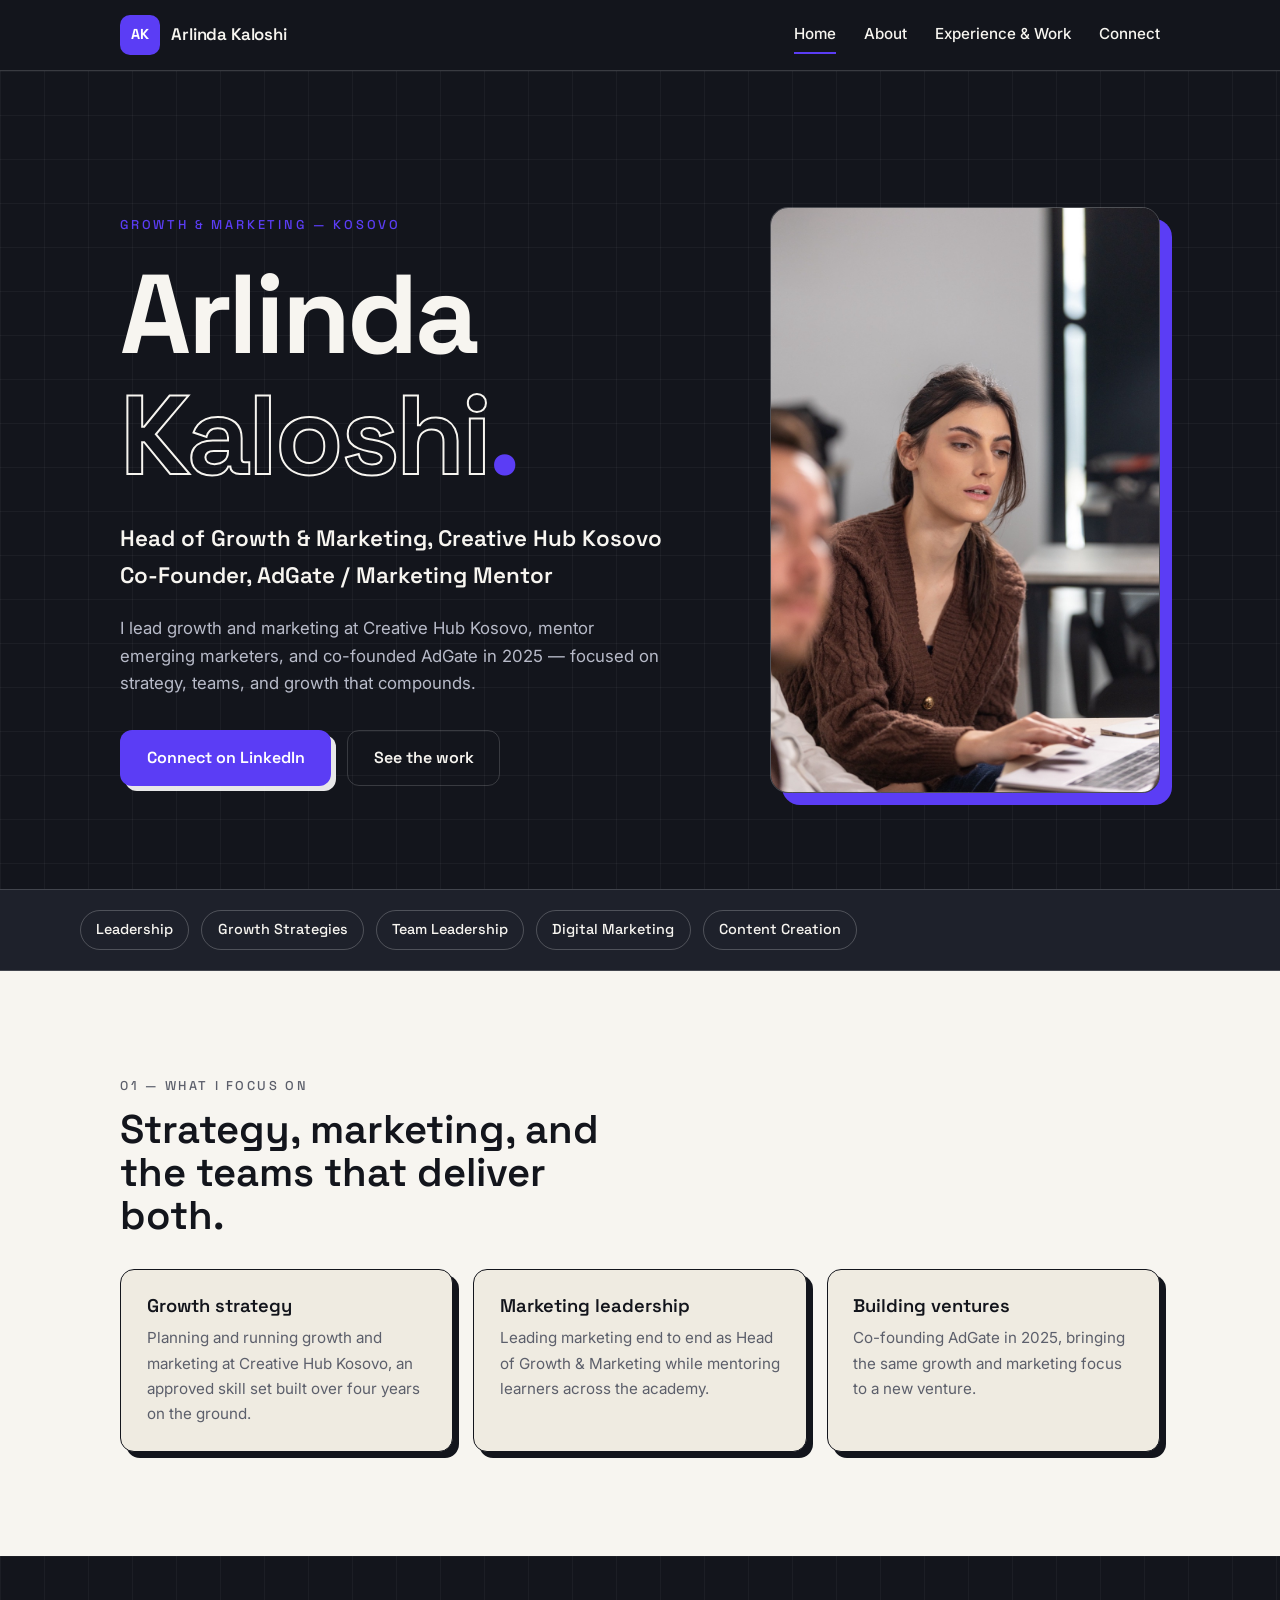
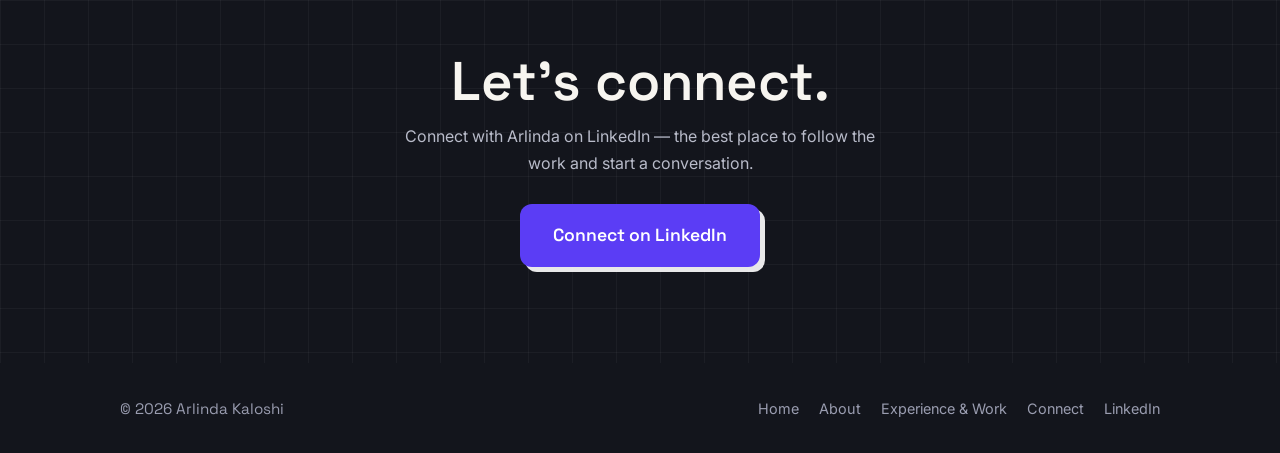
<file: index.html>
<!DOCTYPE html>
<html lang="en">
<head>
  <meta charset="UTF-8">
  <meta name="viewport" content="width=device-width, initial-scale=1.0">
  <title>Arlinda Kaloshi — Head of Growth &amp; Marketing</title>
  <meta name="description" content="Arlinda Kaloshi is Head of Growth &amp; Marketing at Creative Hub Kosovo, co-founder at AdGate, and a marketing mentor. Connect on LinkedIn.">
  <meta property="og:title" content="Arlinda Kaloshi — Head of Growth & Marketing">
  <meta property="og:description" content="Head of Growth & Marketing at Creative Hub Kosovo · Co-founder at AdGate · Marketing Mentor.">
  <meta property="og:type" content="website">
  <meta property="og:url" content="https://www.linkedin.com/in/arlinda-kaloshi/">
  <meta name="robots" content="index, follow">
  <link rel="icon" type="image/svg+xml" href="assets/favicon.svg">
  <link rel="preconnect" href="https://fonts.googleapis.com">
  <link rel="preconnect" href="https://fonts.gstatic.com" crossorigin>
  <link href="https://fonts.googleapis.com/css2?family=Space+Grotesk:wght@400;500;600;700&family=Inter:wght@400;500;600&display=swap" rel="stylesheet">
  <link rel="stylesheet" href="assets/css/style.css">
  <script defer data-domain="arlinda-kaloshi" src="https://plausible.io/js/script.js"></script>
</head>
<body>
  <a class="skip-link" href="#main">Skip to content</a>

  <header class="site-header">
    <div class="container header-inner">
      <a class="brand" href="index.html" aria-label="Arlinda Kaloshi — home">
        <span class="brand-mark" aria-hidden="true">AK</span>
        <span class="brand-name">Arlinda Kaloshi</span>
      </a>
      <button class="nav-toggle" type="button" aria-expanded="false" aria-controls="site-nav" aria-label="Open navigation menu">
        <span class="nav-toggle-line"></span>
        <span class="nav-toggle-line"></span>
        <span class="nav-toggle-line"></span>
      </button>
      <nav id="site-nav" class="site-nav" aria-label="Primary">
        <ul class="nav-list">
          <li><a class="nav-link active" href="index.html" aria-current="page">Home</a></li>
          <li><a class="nav-link" href="about.html">About</a></li>
          <li><a class="nav-link" href="work.html">Experience &amp; Work</a></li>
          <li><a class="nav-link" href="connect.html">Connect</a></li>
        </ul>
      </nav>
    </div>
  </header>

  <main id="main">
    <section class="hero">
      <div class="container">
        <div class="hero-grid">
          <div class="hero-text">
            <p class="eyebrow">Growth &amp; Marketing <span aria-hidden="true">—</span> Kosovo</p>
            <h1>
              <span>Arlinda</span>
              <span class="hero-last">Kaloshi<span class="accent-dot" aria-hidden="true">.</span></span>
            </h1>
            <p class="hero-roles">
              Head of Growth &amp; Marketing, Creative Hub Kosovo<br>
              Co-Founder, AdGate <span aria-hidden="true">/</span> Marketing Mentor
            </p>
            <p class="hero-lead">
              I lead growth and marketing at Creative Hub Kosovo, mentor emerging
              marketers, and co-founded AdGate in 2025 — focused on strategy,
              teams, and growth that compounds.
            </p>
            <div class="hero-actions">
              <a class="btn btn-primary" href="https://www.linkedin.com/in/arlinda-kaloshi/" target="_blank" rel="noopener noreferrer">
                Connect on LinkedIn
              </a>
              <a class="btn btn-ghost" href="work.html">See the work</a>
            </div>
          </div>
          <div class="hero-media">
            <figure>
              <img src="assets/img/arlinda_homepage-opt.jpg" alt="Portrait of Arlinda Kaloshi" width="1000" height="1500" fetchpriority="high">
            </figure>
          </div>
        </div>
      </div>
    </section>

    <section class="skills-strip" aria-label="Core skills">
      <div class="container skills-list">
        <span class="skill-tag">Leadership</span>
        <span class="skill-tag">Growth Strategies</span>
        <span class="skill-tag">Team Leadership</span>
        <span class="skill-tag">Digital Marketing</span>
        <span class="skill-tag">Content Creation</span>
      </div>
    </section>

    <section class="section focus" aria-labelledby="focus-title">
      <div class="container">
        <p class="section-label">01 — What I focus on</p>
        <h2 id="focus-title" class="section-title">Strategy, marketing, and the teams that deliver both.</h2>
        <div class="focus-grid">
          <article class="card">
            <h3>Growth strategy</h3>
            <p>Planning and running growth and marketing at Creative Hub Kosovo, an approved skill set built over four years on the ground.</p>
          </article>
          <article class="card">
            <h3>Marketing leadership</h3>
            <p>Leading marketing end to end as Head of Growth &amp; Marketing while mentoring learners across the academy.</p>
          </article>
          <article class="card">
            <h3>Building ventures</h3>
            <p>Co-founding AdGate in 2025, bringing the same growth and marketing focus to a new venture.</p>
          </article>
        </div>
      </div>
    </section>

    <section class="section cta-band" aria-labelledby="cta-title">
      <div class="container">
        <h2 id="cta-title">Let's connect.</h2>
        <p>Connect with Arlinda on LinkedIn — the best place to follow the work and start a conversation.</p>
        <a class="btn btn-primary btn-large" href="https://www.linkedin.com/in/arlinda-kaloshi/" target="_blank" rel="noopener noreferrer">Connect on LinkedIn</a>
      </div>
    </section>
  </main>

  <footer class="site-footer">
    <div class="container footer-inner">
      <p class="footer-brand">© <span data-year></span> Arlinda Kaloshi</p>
      <nav aria-label="Footer">
        <ul class="footer-nav">
          <li><a href="index.html">Home</a></li>
          <li><a href="about.html">About</a></li>
          <li><a href="work.html">Experience &amp; Work</a></li>
          <li><a href="connect.html">Connect</a></li>
          <li><a href="https://www.linkedin.com/in/arlinda-kaloshi/" target="_blank" rel="noopener noreferrer">LinkedIn</a></li>
        </ul>
      </nav>
    </div>
  </footer>

  <script src="assets/js/main.js"></script>
</body>
</html>
</file>
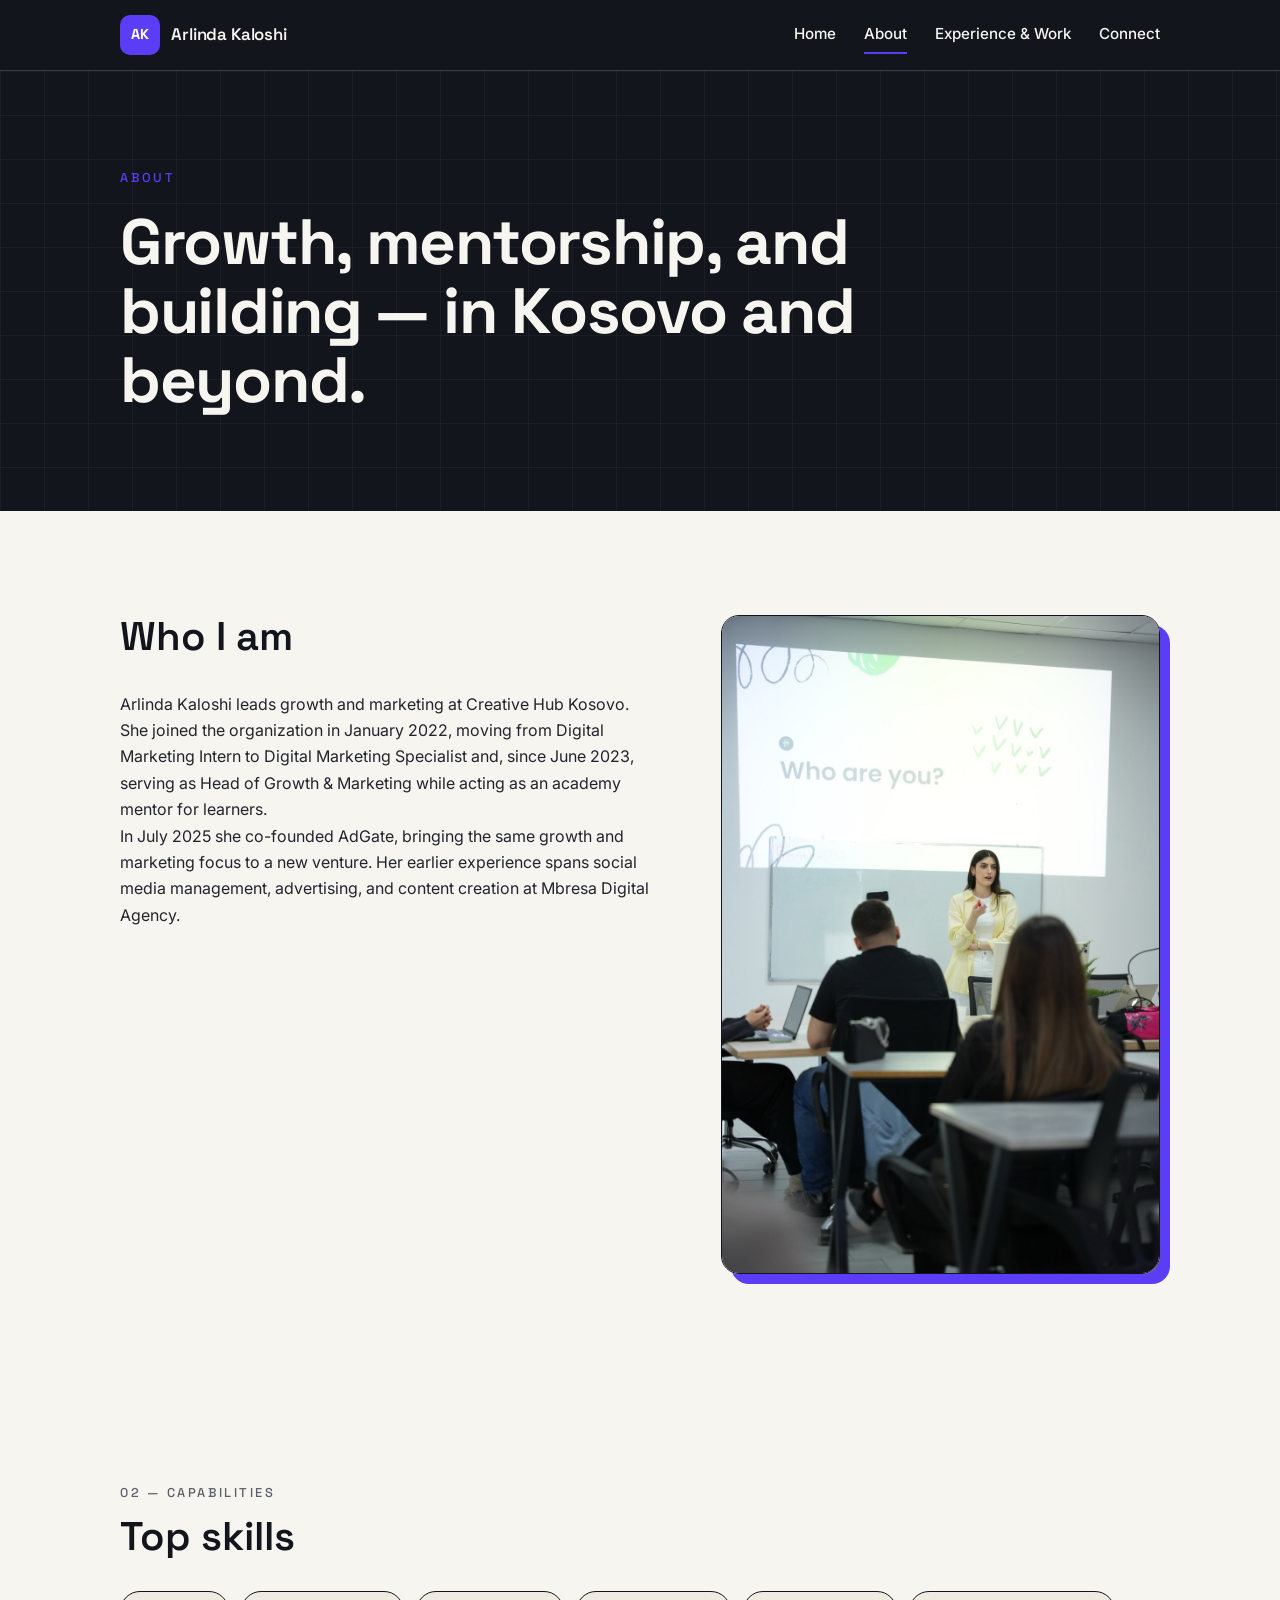
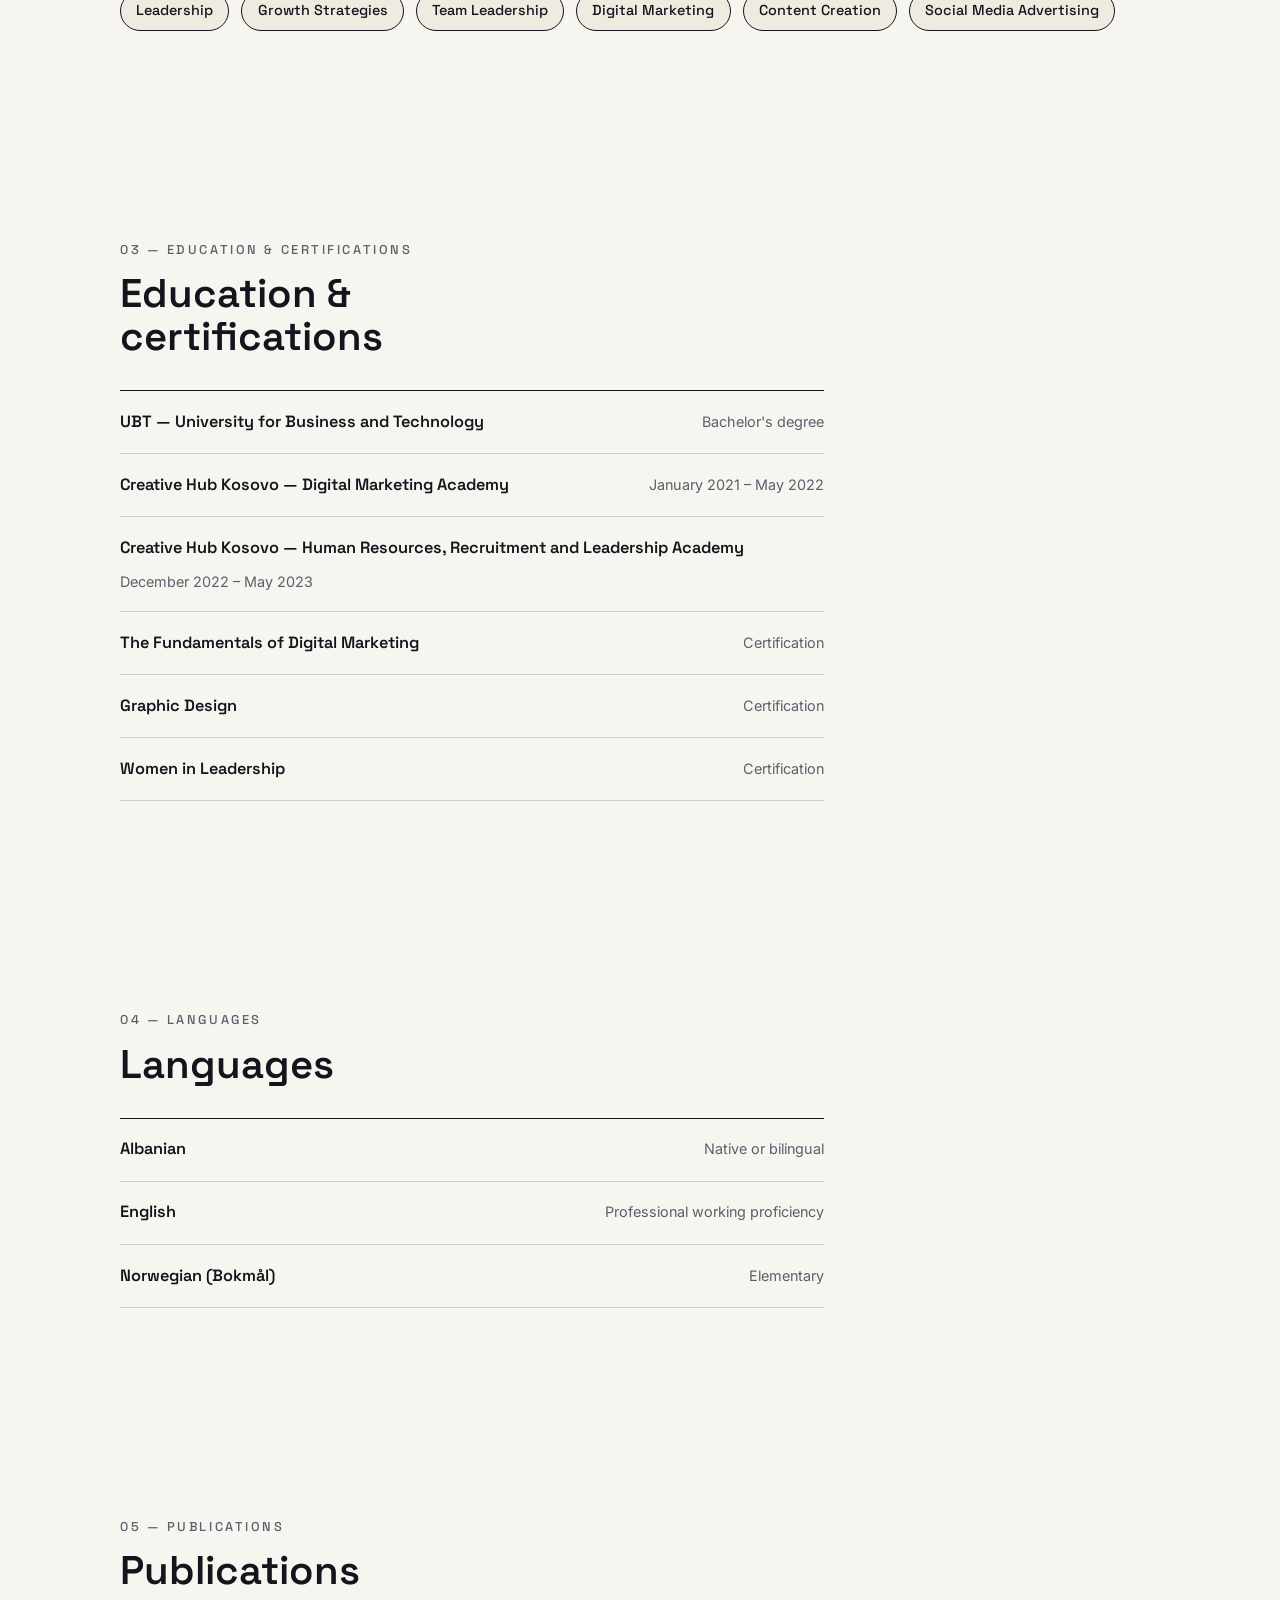
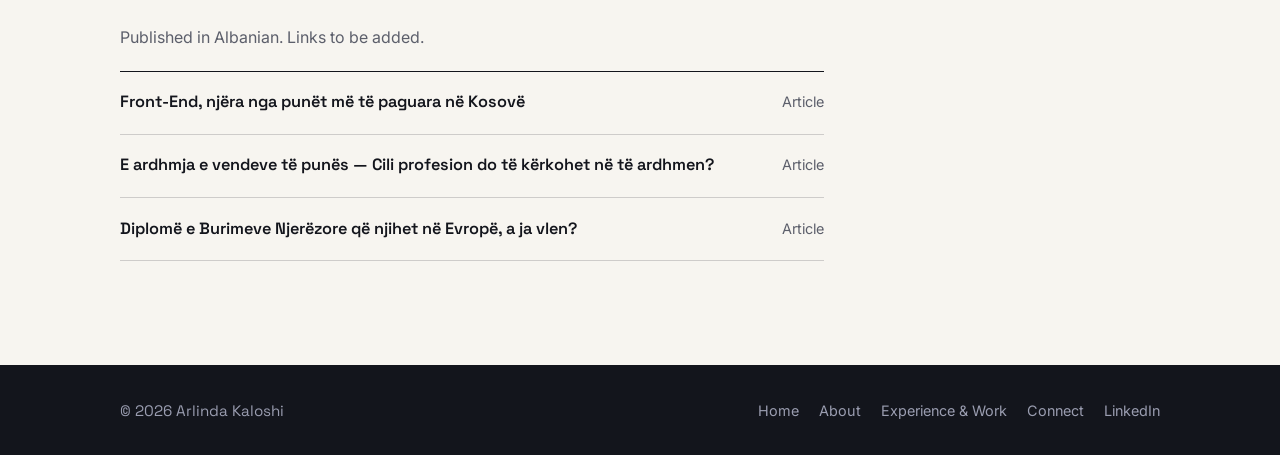
<file: about.html>
<!DOCTYPE html>
<html lang="en">
<head>
  <meta charset="UTF-8">
  <meta name="viewport" content="width=device-width, initial-scale=1.0">
  <title>About — Arlinda Kaloshi</title>
  <meta name="description" content="About Arlinda Kaloshi: Head of Growth &amp; Marketing at Creative Hub Kosovo, co-founder at AdGate, marketing mentor. Background, education, languages, and publications.">
  <meta property="og:title" content="About — Arlinda Kaloshi">
  <meta property="og:description" content="Growth &amp; marketing professional in Kosovo. Background, education, languages, and publications.">
  <meta property="og:type" content="website">
  <meta name="robots" content="index, follow">
  <link rel="icon" type="image/svg+xml" href="assets/favicon.svg">
  <link rel="preconnect" href="https://fonts.googleapis.com">
  <link rel="preconnect" href="https://fonts.gstatic.com" crossorigin>
  <link href="https://fonts.googleapis.com/css2?family=Space+Grotesk:wght@400;500;600;700&family=Inter:wght@400;500;600&display=swap" rel="stylesheet">
  <link rel="stylesheet" href="assets/css/style.css">
  <script defer data-domain="arlinda-kaloshi" src="https://plausible.io/js/script.js"></script>
</head>
<body>
  <a class="skip-link" href="#main">Skip to content</a>

  <header class="site-header">
    <div class="container header-inner">
      <a class="brand" href="index.html" aria-label="Arlinda Kaloshi — home">
        <span class="brand-mark" aria-hidden="true">AK</span>
        <span class="brand-name">Arlinda Kaloshi</span>
      </a>
      <button class="nav-toggle" type="button" aria-expanded="false" aria-controls="site-nav" aria-label="Open navigation menu">
        <span class="nav-toggle-line"></span>
        <span class="nav-toggle-line"></span>
        <span class="nav-toggle-line"></span>
      </button>
      <nav id="site-nav" class="site-nav" aria-label="Primary">
        <ul class="nav-list">
          <li><a class="nav-link" href="index.html">Home</a></li>
          <li><a class="nav-link active" href="about.html" aria-current="page">About</a></li>
          <li><a class="nav-link" href="work.html">Experience &amp; Work</a></li>
          <li><a class="nav-link" href="connect.html">Connect</a></li>
        </ul>
      </nav>
    </div>
  </header>

  <main id="main">
    <section class="page-hero">
      <div class="container">
        <p class="eyebrow">About</p>
        <h1>Growth, mentorship, and building — in Kosovo and beyond.</h1>
      </div>
    </section>

    <section class="section" aria-labelledby="bio-title">
      <div class="container about-grid">
        <article>
          <h2 id="bio-title" class="section-title">Who I am</h2>
          <p>
            Arlinda Kaloshi leads growth and marketing at Creative Hub Kosovo.
            She joined the organization in January 2022, moving from Digital
            Marketing Intern to Digital Marketing Specialist and, since June
            2023, serving as Head of Growth &amp; Marketing while acting as an
            academy mentor for learners.
          </p>
          <p>
            In July 2025 she co-founded AdGate, bringing the same growth and
            marketing focus to a new venture. Her earlier experience spans
            social media management, advertising, and content creation at
            Mbresa Digital Agency.
          </p>
        </article>
        <figure class="about-media">
          <img src="assets/img/arlinda_2-opt.jpg" alt="Portrait of Arlinda Kaloshi" width="1000" height="1500" loading="lazy">
        </figure>
      </div>
    </section>

    <section class="section" aria-labelledby="skills-title">
      <div class="container">
        <p class="section-label">02 — Capabilities</p>
        <h2 id="skills-title" class="section-title">Top skills</h2>
        <ul class="tag-list">
          <li class="skill-tag">Leadership</li>
          <li class="skill-tag">Growth Strategies</li>
          <li class="skill-tag">Team Leadership</li>
          <li class="skill-tag">Digital Marketing</li>
          <li class="skill-tag">Content Creation</li>
          <li class="skill-tag">Social Media Advertising</li>
        </ul>
      </div>
    </section>

    <section class="section" aria-labelledby="education-title">
      <div class="container">
        <p class="section-label">03 — Education &amp; certifications</p>
        <h2 id="education-title" class="section-title">Education &amp; certifications</h2>
        <ul class="record-list">
          <li>
            <span class="record-title">UBT — University for Business and Technology</span>
            <span class="record-meta">Bachelor's degree</span>
          </li>
          <li>
            <span class="record-title">Creative Hub Kosovo — Digital Marketing Academy</span>
            <span class="record-meta">January 2021 – May 2022</span>
          </li>
          <li>
            <span class="record-title">Creative Hub Kosovo — Human Resources, Recruitment and Leadership Academy</span>
            <span class="record-meta">December 2022 – May 2023</span>
          </li>
          <li>
            <span class="record-title">The Fundamentals of Digital Marketing</span>
            <span class="record-meta">Certification</span>
          </li>
          <li>
            <span class="record-title">Graphic Design</span>
            <span class="record-meta">Certification</span>
          </li>
          <li>
            <span class="record-title">Women in Leadership</span>
            <span class="record-meta">Certification</span>
          </li>
        </ul>
      </div>
    </section>

    <section class="section" aria-labelledby="languages-title">
      <div class="container">
        <p class="section-label">04 — Languages</p>
        <h2 id="languages-title" class="section-title">Languages</h2>
        <ul class="record-list">
          <li>
            <span class="record-title">Albanian</span>
            <span class="record-meta">Native or bilingual</span>
          </li>
          <li>
            <span class="record-title">English</span>
            <span class="record-meta">Professional working proficiency</span>
          </li>
          <li>
            <span class="record-title">Norwegian (Bokmål)</span>
            <span class="record-meta">Elementary</span>
          </li>
        </ul>
      </div>
    </section>

    <section class="section" aria-labelledby="publications-title">
      <div class="container">
        <p class="section-label">05 — Publications</p>
        <h2 id="publications-title" class="section-title">Publications</h2>
        <p class="lede">Published in Albanian. Links to be added.</p>
        <ul class="record-list">
          <li>
            <span class="record-title">Front-End, njëra nga punët më të paguara në Kosovë</span>
            <span class="record-meta">Article</span>
          </li>
          <li>
            <span class="record-title">E ardhmja e vendeve të punës — Cili profesion do të kërkohet në të ardhmen?</span>
            <span class="record-meta">Article</span>
          </li>
          <li>
            <span class="record-title">Diplomë e Burimeve Njerëzore që njihet në Evropë, a ja vlen?</span>
            <span class="record-meta">Article</span>
          </li>
        </ul>
      </div>
    </section>
  </main>

  <footer class="site-footer">
    <div class="container footer-inner">
      <p class="footer-brand">© <span data-year></span> Arlinda Kaloshi</p>
      <nav aria-label="Footer">
        <ul class="footer-nav">
          <li><a href="index.html">Home</a></li>
          <li><a href="about.html">About</a></li>
          <li><a href="work.html">Experience &amp; Work</a></li>
          <li><a href="connect.html">Connect</a></li>
          <li><a href="https://www.linkedin.com/in/arlinda-kaloshi/" target="_blank" rel="noopener noreferrer">LinkedIn</a></li>
        </ul>
      </nav>
    </div>
  </footer>

  <script src="assets/js/main.js"></script>
</body>
</html>
</file>
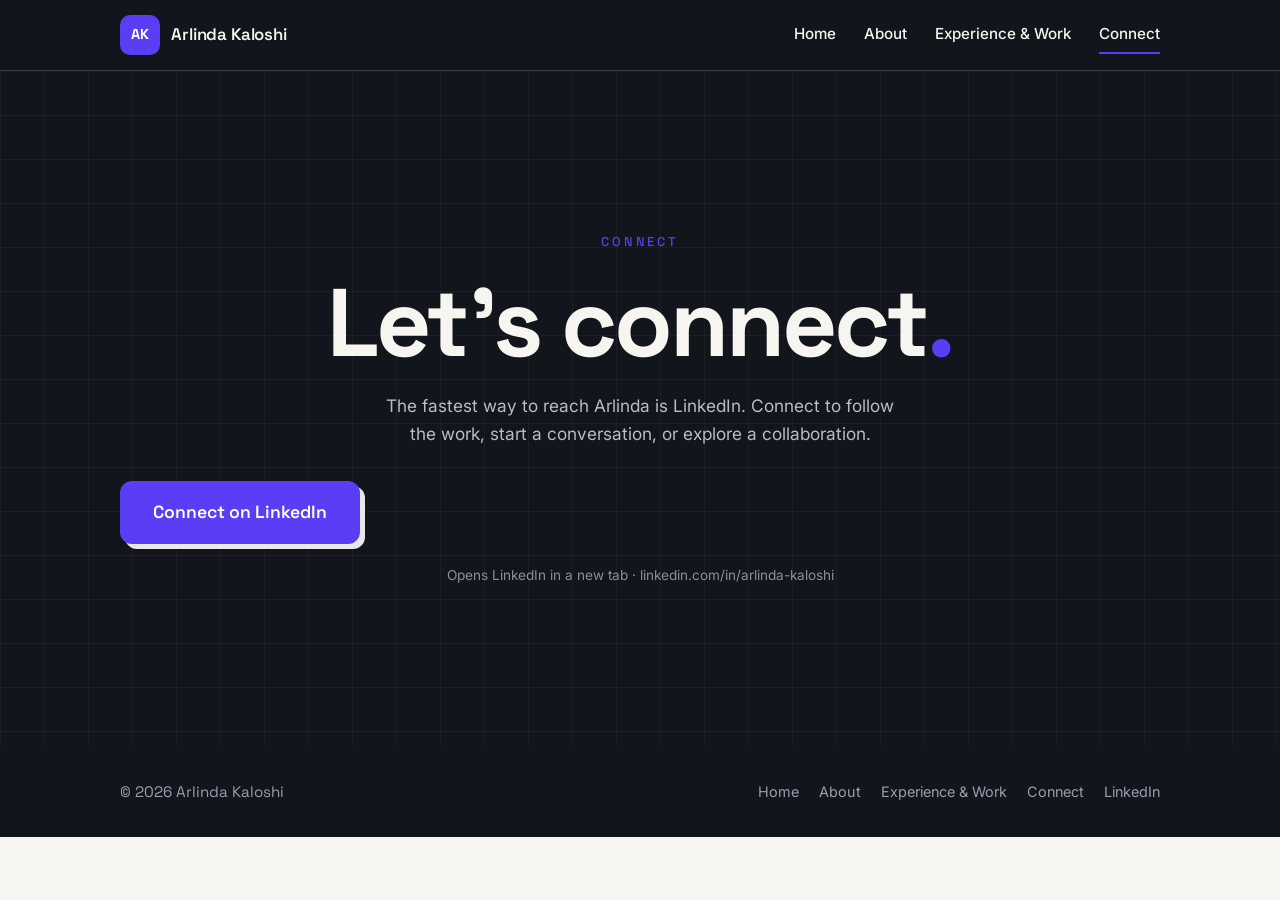
<file: connect.html>
<!DOCTYPE html>
<html lang="en">
<head>
  <meta charset="UTF-8">
  <meta name="viewport" content="width=device-width, initial-scale=1.0">
  <title>Connect — Arlinda Kaloshi</title>
  <meta name="description" content="Connect with Arlinda Kaloshi on LinkedIn — Head of Growth &amp; Marketing at Creative Hub Kosovo, co-founder at AdGate, marketing mentor.">
  <meta property="og:title" content="Connect — Arlinda Kaloshi">
  <meta property="og:description" content="Connect with Arlinda Kaloshi on LinkedIn.">
  <meta property="og:type" content="website">
  <meta name="robots" content="index, follow">
  <link rel="icon" type="image/svg+xml" href="assets/favicon.svg">
  <link rel="preconnect" href="https://fonts.googleapis.com">
  <link rel="preconnect" href="https://fonts.gstatic.com" crossorigin>
  <link href="https://fonts.googleapis.com/css2?family=Space+Grotesk:wght@400;500;600;700&family=Inter:wght@400;500;600&display=swap" rel="stylesheet">
  <link rel="stylesheet" href="assets/css/style.css">
  <script defer data-domain="arlinda-kaloshi" src="https://plausible.io/js/script.js"></script>
</head>
<body>
  <a class="skip-link" href="#main">Skip to content</a>

  <header class="site-header">
    <div class="container header-inner">
      <a class="brand" href="index.html" aria-label="Arlinda Kaloshi — home">
        <span class="brand-mark" aria-hidden="true">AK</span>
        <span class="brand-name">Arlinda Kaloshi</span>
      </a>
      <button class="nav-toggle" type="button" aria-expanded="false" aria-controls="site-nav" aria-label="Open navigation menu">
        <span class="nav-toggle-line"></span>
        <span class="nav-toggle-line"></span>
        <span class="nav-toggle-line"></span>
      </button>
      <nav id="site-nav" class="site-nav" aria-label="Primary">
        <ul class="nav-list">
          <li><a class="nav-link" href="index.html">Home</a></li>
          <li><a class="nav-link" href="about.html">About</a></li>
          <li><a class="nav-link" href="work.html">Experience &amp; Work</a></li>
          <li><a class="nav-link active" href="connect.html" aria-current="page">Connect</a></li>
        </ul>
      </nav>
    </div>
  </header>

  <main id="main">
    <section class="connect-hero">
      <div class="container">
        <p class="eyebrow">Connect</p>
        <h1>Let's connect<span class="accent-dot" aria-hidden="true">.</span></h1>
        <p class="connect-lead">
          The fastest way to reach Arlinda is LinkedIn. Connect to follow the
          work, start a conversation, or explore a collaboration.
        </p>
        <div class="hero-actions">
          <a class="btn btn-primary btn-large" href="https://www.linkedin.com/in/arlinda-kaloshi/" target="_blank" rel="noopener noreferrer">
            Connect on LinkedIn
          </a>
        </div>
        <p class="connect-hint">
          Opens LinkedIn in a new tab · linkedin.com/in/arlinda-kaloshi
        </p>
      </div>
    </section>
  </main>

  <footer class="site-footer">
    <div class="container footer-inner">
      <p class="footer-brand">© <span data-year></span> Arlinda Kaloshi</p>
      <nav aria-label="Footer">
        <ul class="footer-nav">
          <li><a href="index.html">Home</a></li>
          <li><a href="about.html">About</a></li>
          <li><a href="work.html">Experience &amp; Work</a></li>
          <li><a href="connect.html">Connect</a></li>
          <li><a href="https://www.linkedin.com/in/arlinda-kaloshi/" target="_blank" rel="noopener noreferrer">LinkedIn</a></li>
        </ul>
      </nav>
    </div>
  </footer>

  <script src="assets/js/main.js"></script>
</body>
</html>
</file>
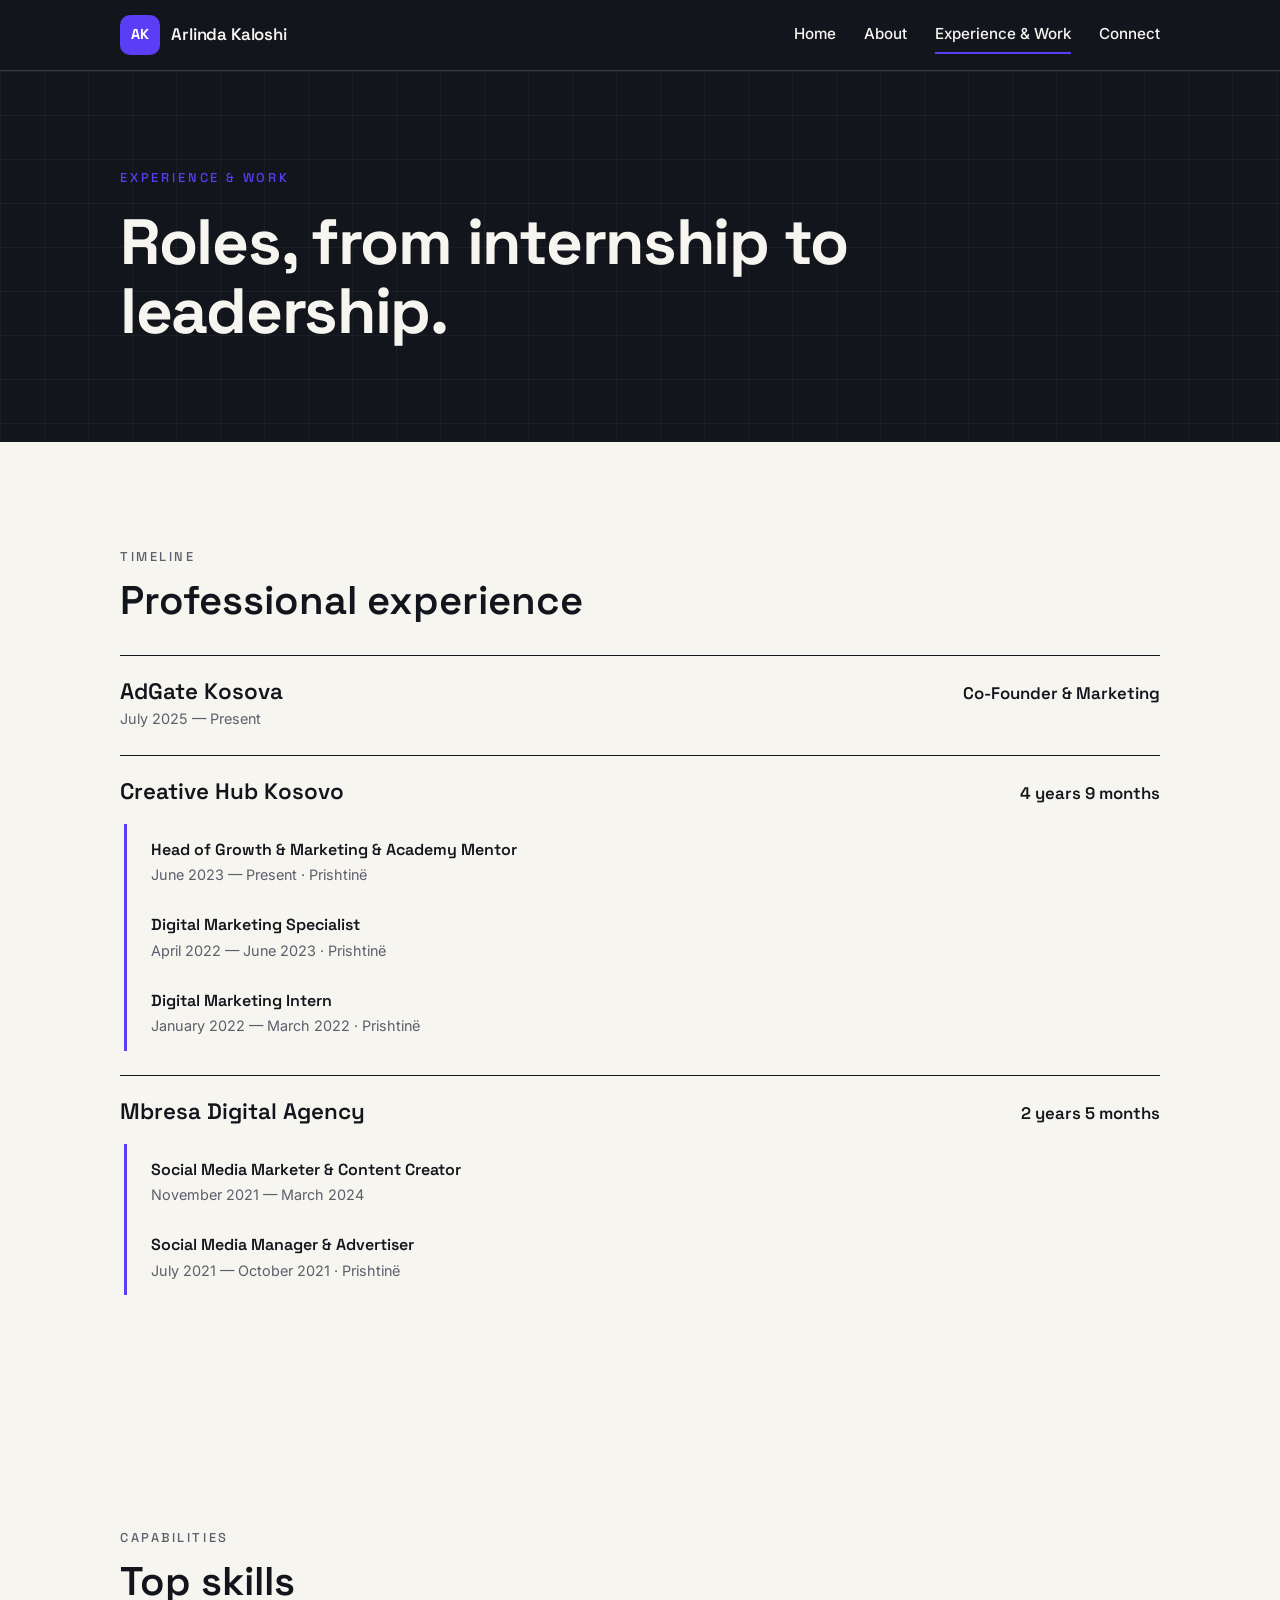
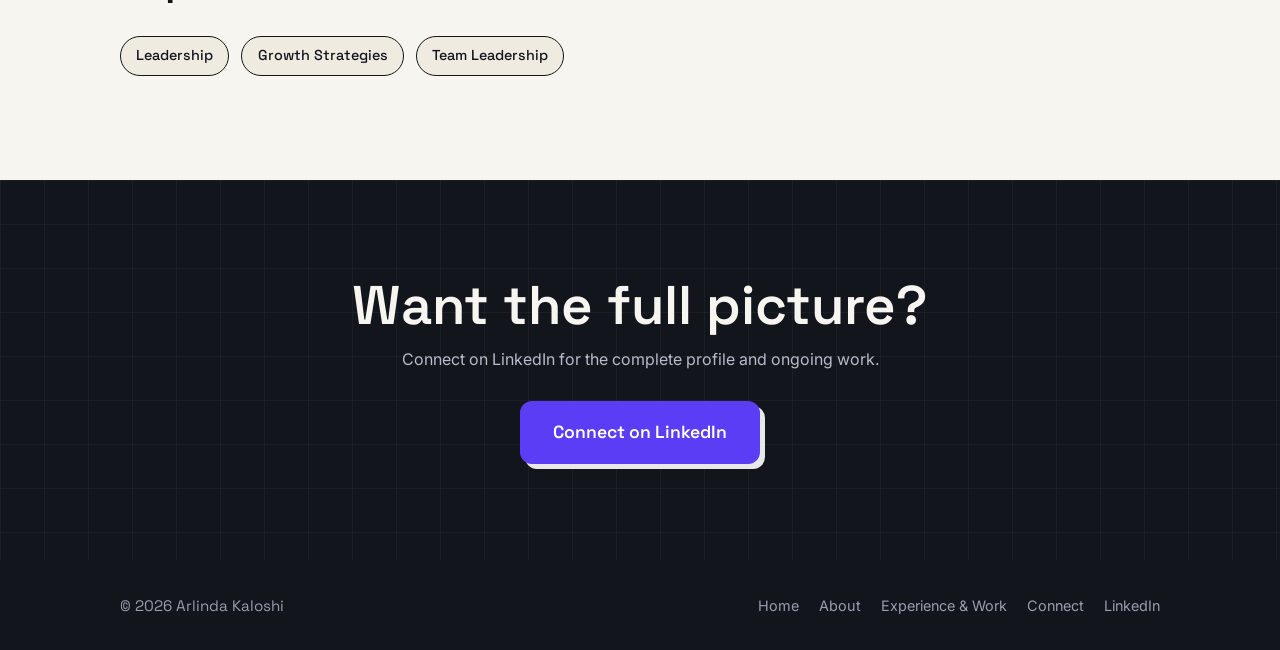
<file: work.html>
<!DOCTYPE html>
<html lang="en">
<head>
  <meta charset="UTF-8">
  <meta name="viewport" content="width=device-width, initial-scale=1.0">
  <title>Experience &amp; Work — Arlinda Kaloshi</title>
  <meta name="description" content="Arlinda Kaloshi's experience and work history: Head of Growth &amp; Marketing at Creative Hub Kosovo, co-founder at AdGate, and social media roles at Mbresa Digital Agency.">
  <meta property="og:title" content="Experience & Work — Arlinda Kaloshi">
  <meta property="og:description" content="Growth and marketing roles, from internship to leadership.">
  <meta property="og:type" content="website">
  <meta name="robots" content="index, follow">
  <link rel="icon" type="image/svg+xml" href="assets/favicon.svg">
  <link rel="preconnect" href="https://fonts.googleapis.com">
  <link rel="preconnect" href="https://fonts.gstatic.com" crossorigin>
  <link href="https://fonts.googleapis.com/css2?family=Space+Grotesk:wght@400;500;600;700&family=Inter:wght@400;500;600&display=swap" rel="stylesheet">
  <link rel="stylesheet" href="assets/css/style.css">
  <script defer data-domain="arlinda-kaloshi" src="https://plausible.io/js/script.js"></script>
</head>
<body>
  <a class="skip-link" href="#main">Skip to content</a>

  <header class="site-header">
    <div class="container header-inner">
      <a class="brand" href="index.html" aria-label="Arlinda Kaloshi — home">
        <span class="brand-mark" aria-hidden="true">AK</span>
        <span class="brand-name">Arlinda Kaloshi</span>
      </a>
      <button class="nav-toggle" type="button" aria-expanded="false" aria-controls="site-nav" aria-label="Open navigation menu">
        <span class="nav-toggle-line"></span>
        <span class="nav-toggle-line"></span>
        <span class="nav-toggle-line"></span>
      </button>
      <nav id="site-nav" class="site-nav" aria-label="Primary">
        <ul class="nav-list">
          <li><a class="nav-link" href="index.html">Home</a></li>
          <li><a class="nav-link" href="about.html">About</a></li>
          <li><a class="nav-link active" href="work.html" aria-current="page">Experience &amp; Work</a></li>
          <li><a class="nav-link" href="connect.html">Connect</a></li>
        </ul>
      </nav>
    </div>
  </header>

  <main id="main">
    <section class="page-hero">
      <div class="container">
        <p class="eyebrow">Experience &amp; Work</p>
        <h1>Roles, from internship to leadership.</h1>
      </div>
    </section>

    <section class="section" aria-labelledby="timeline-title">
      <div class="container">
        <p class="section-label">Timeline</p>
        <h2 id="timeline-title" class="section-title">Professional experience</h2>

        <article class="role">
          <div class="role-head">
            <h3>AdGate Kosova</h3>
            <p class="role-title">Co-Founder &amp; Marketing</p>
          </div>
          <p class="role-meta">July 2025 — Present</p>
        </article>

        <article class="role role-group">
          <div class="role-head">
            <h3>Creative Hub Kosovo</h3>
            <p class="role-title">4 years 9 months</p>
          </div>
          <ul class="role-entries">
            <li>
              <p class="role-title">Head of Growth &amp; Marketing &amp; Academy Mentor</p>
              <p class="role-meta">June 2023 — Present · Prishtinë</p>
            </li>
            <li>
              <p class="role-title">Digital Marketing Specialist</p>
              <p class="role-meta">April 2022 — June 2023 · Prishtinë</p>
            </li>
            <li>
              <p class="role-title">Digital Marketing Intern</p>
              <p class="role-meta">January 2022 — March 2022 · Prishtinë</p>
            </li>
          </ul>
        </article>

        <article class="role role-group">
          <div class="role-head">
            <h3>Mbresa Digital Agency</h3>
            <p class="role-title">2 years 5 months</p>
          </div>
          <ul class="role-entries">
            <li>
              <p class="role-title">Social Media Marketer &amp; Content Creator</p>
              <p class="role-meta">November 2021 — March 2024</p>
            </li>
            <li>
              <p class="role-title">Social Media Manager &amp; Advertiser</p>
              <p class="role-meta">July 2021 — October 2021 · Prishtinë</p>
            </li>
          </ul>
        </article>
      </div>
    </section>

    <section class="section" aria-labelledby="skills-title">
      <div class="container">
        <p class="section-label">Capabilities</p>
        <h2 id="skills-title" class="section-title">Top skills</h2>
        <ul class="tag-list">
          <li class="skill-tag">Leadership</li>
          <li class="skill-tag">Growth Strategies</li>
          <li class="skill-tag">Team Leadership</li>
        </ul>
      </div>
    </section>

    <section class="section cta-band" aria-labelledby="work-cta">
      <div class="container">
        <h2 id="work-cta">Want the full picture?</h2>
        <p>Connect on LinkedIn for the complete profile and ongoing work.</p>
        <a class="btn btn-primary btn-large" href="https://www.linkedin.com/in/arlinda-kaloshi/" target="_blank" rel="noopener noreferrer">Connect on LinkedIn</a>
      </div>
    </section>
  </main>

  <footer class="site-footer">
    <div class="container footer-inner">
      <p class="footer-brand">© <span data-year></span> Arlinda Kaloshi</p>
      <nav aria-label="Footer">
        <ul class="footer-nav">
          <li><a href="index.html">Home</a></li>
          <li><a href="about.html">About</a></li>
          <li><a href="work.html">Experience &amp; Work</a></li>
          <li><a href="connect.html">Connect</a></li>
          <li><a href="https://www.linkedin.com/in/arlinda-kaloshi/" target="_blank" rel="noopener noreferrer">LinkedIn</a></li>
        </ul>
      </nav>
    </div>
  </footer>

  <script src="assets/js/main.js"></script>
</body>
</html>
</file>
<file: assets/css/style.css>
:root {
  --ink: #13151c;
  --ink-soft: #1e212b;
  --paper: #f7f5f0;
  --paper-2: #efebe1;
  --accent: #5b3df5;
  --text: #22242e;
  --text-muted: #5c5f6b;
  --border: rgba(255, 255, 255, 0.16);
  --font-display: "Space Grotesk", system-ui, -apple-system, sans-serif;
  --font-body: "Inter", system-ui, -apple-system, sans-serif;
  --max-width: 1120px;
  --pad: clamp(1.25rem, 5vw, 2.5rem);
}

* {
  box-sizing: border-box;
  margin: 0;
  padding: 0;
}

html {
  scroll-behavior: smooth;
}

body {
  font-family: var(--font-body);
  font-size: 1rem;
  line-height: 1.65;
  color: var(--text);
  background: var(--paper);
  -webkit-font-smoothing: antialiased;
}

h1, h2, h3 {
  font-family: var(--font-display);
  line-height: 1.08;
  color: var(--ink);
  font-weight: 600;
}

a {
  color: var(--accent);
  text-decoration: underline;
  text-underline-offset: 3px;
}

a:hover {
  color: var(--ink);
}

img {
  max-width: 100%;
  display: block;
}

.container {
  max-width: var(--max-width);
  margin: 0 auto;
  padding: 0 var(--pad);
}

.skip-link {
  position: absolute;
  left: -999px;
  top: 0;
  background: var(--ink);
  color: var(--paper);
  padding: 0.75rem 1.25rem;
  z-index: 100;
}

.skip-link:focus {
  left: 0;
}

:focus-visible {
  outline: 3px solid var(--accent);
  outline-offset: 3px;
  border-radius: 4px;
}

.site-header {
  position: sticky;
  top: 0;
  z-index: 50;
  background: var(--ink);
  color: var(--paper);
  border-bottom: 1px solid var(--border);
}

.header-inner {
  display: flex;
  align-items: center;
  justify-content: space-between;
  gap: 1rem;
  min-height: 70px;
}

.brand {
  display: inline-flex;
  align-items: center;
  gap: 0.7rem;
  text-decoration: none;
  color: var(--paper);
}

.brand:hover {
  color: var(--paper);
}

.brand-mark {
  display: inline-grid;
  place-items: center;
  width: 40px;
  height: 40px;
  background: var(--accent);
  color: #fff;
  font-family: var(--font-display);
  font-weight: 700;
  font-size: 0.9rem;
  letter-spacing: 0.02em;
  border-radius: 10px;
}

.brand-name {
  font-family: var(--font-display);
  font-weight: 600;
  font-size: 1.05rem;
  letter-spacing: -0.01em;
}

.nav-toggle {
  display: none;
  flex-direction: column;
  justify-content: center;
  gap: 5px;
  width: 44px;
  height: 44px;
  padding: 10px;
  background: transparent;
  border: 1px solid var(--border);
  border-radius: 10px;
  cursor: pointer;
}

.nav-toggle-line {
  display: block;
  height: 2px;
  width: 100%;
  background: var(--paper);
  transition: transform 0.2s ease, opacity 0.2s ease;
}

.nav-toggle[aria-expanded="true"] .nav-toggle-line:nth-child(1) {
  transform: translateY(7px) rotate(45deg);
}

.nav-toggle[aria-expanded="true"] .nav-toggle-line:nth-child(2) {
  opacity: 0;
}

.nav-toggle[aria-expanded="true"] .nav-toggle-line:nth-child(3) {
  transform: translateY(-7px) rotate(-45deg);
}

.nav-list {
  display: flex;
  gap: 1.75rem;
  list-style: none;
  padding: 0;
}

.nav-link {
  display: inline-block;
  padding: 0.35rem 0;
  color: var(--paper);
  text-decoration: none;
  font-weight: 500;
  font-size: 0.95rem;
  border-bottom: 2px solid transparent;
}

.nav-link:hover {
  color: #fff;
}

.nav-link.active {
  border-bottom-color: var(--accent);
}

.eyebrow {
  font-family: var(--font-display);
  font-weight: 500;
  font-size: 0.8rem;
  letter-spacing: 0.22em;
  text-transform: uppercase;
  color: var(--accent);
  margin-bottom: 1.25rem;
}

.hero,
.connect-hero,
.cta-band,
.page-hero {
  background: var(--ink);
  color: var(--paper);
  background-image: linear-gradient(rgba(255, 255, 255, 0.04) 1px, transparent 1px),
                    linear-gradient(90deg, rgba(255, 255, 255, 0.04) 1px, transparent 1px);
  background-size: 44px 44px;
}

.hero {
  padding: clamp(4.5rem, 12vw, 8.5rem) 0 clamp(3.5rem, 9vw, 6rem);
}

.hero h1 {
  color: var(--paper);
  font-size: clamp(3rem, 12vw, 7rem);
  font-weight: 700;
  letter-spacing: -0.03em;
  display: flex;
  flex-direction: column;
  margin-bottom: 1.5rem;
}

.hero-last {
  color: transparent;
  -webkit-text-stroke: 2px var(--paper);
}

.hero-last .accent-dot {
  -webkit-text-stroke: 0;
  color: var(--accent);
}

.accent-dot {
  color: var(--accent);
}

.hero-roles {
  font-family: var(--font-display);
  font-size: clamp(1.05rem, 2.5vw, 1.4rem);
  font-weight: 600;
  color: var(--paper);
  margin-bottom: 1.25rem;
}

.hero-lead {
  max-width: 34rem;
  color: #b8bbc9;
  font-size: 1.05rem;
  margin-bottom: 2rem;
}

.hero-grid {
  display: grid;
  grid-template-columns: 1.2fr 0.8fr;
  gap: clamp(2rem, 5vw, 4rem);
  align-items: center;
}

.hero-media figure {
  margin: 0;
}

.hero-media img {
  width: 100%;
  height: auto;
  aspect-ratio: 2 / 3;
  object-fit: cover;
  border-radius: 18px;
  border: 1px solid rgba(255, 255, 255, 0.25);
  box-shadow: 12px 12px 0 var(--accent);
}

.hero-actions {
  display: flex;
  flex-wrap: wrap;
  gap: 1rem;
  align-items: center;
}

.btn {
  display: inline-flex;
  align-items: center;
  justify-content: center;
  gap: 0.5rem;
  padding: 0.85rem 1.6rem;
  border-radius: 12px;
  font-family: var(--font-display);
  font-weight: 600;
  font-size: 1rem;
  text-decoration: none;
  border: 1px solid transparent;
  cursor: pointer;
  transition: transform 0.15s ease, box-shadow 0.15s ease, background 0.15s ease;
}

.btn-primary {
  background: var(--accent);
  color: #fff;
  box-shadow: 5px 5px 0 rgba(255, 255, 255, 0.9);
}

.btn-primary:hover {
  background: #6d51f7;
  color: #fff;
  transform: translate(-2px, -2px);
  box-shadow: 7px 7px 0 rgba(255, 255, 255, 0.9);
}

.btn-ghost {
  background: transparent;
  color: var(--paper);
  border-color: var(--border);
}

.btn-ghost:hover {
  color: #fff;
  border-color: rgba(255, 255, 255, 0.45);
}

.btn-large {
  padding: 1rem 2rem;
  font-size: 1.1rem;
}

.skills-strip {
  background: var(--ink-soft);
  border-top: 1px solid var(--border);
  border-bottom: 1px solid var(--border);
}

.skills-list,
.tag-list {
  display: flex;
  flex-wrap: wrap;
  gap: 0.75rem;
  list-style: none;
  padding: 0;
}

.skills-list {
  padding: 1.25rem 0;
}

.skill-tag {
  display: inline-block;
  padding: 0.45rem 0.95rem;
  border: 1px solid rgba(255, 255, 255, 0.22);
  border-radius: 999px;
  color: var(--paper);
  font-family: var(--font-display);
  font-size: 0.9rem;
  font-weight: 500;
}

.tag-list .skill-tag {
  border-color: var(--ink);
  border-width: 1.5px;
  color: var(--ink);
  background: var(--paper-2);
}

.section {
  padding: clamp(3.5rem, 9vw, 6.5rem) 0;
}

.section-label {
  font-family: var(--font-display);
  font-weight: 500;
  font-size: 0.8rem;
  letter-spacing: 0.2em;
  text-transform: uppercase;
  color: var(--text-muted);
  margin-bottom: 0.75rem;
}

.section-title {
  font-size: clamp(1.6rem, 4vw, 2.5rem);
  margin-bottom: 2rem;
  max-width: 30rem;
}

.focus-grid {
  display: grid;
  grid-template-columns: repeat(auto-fit, minmax(250px, 1fr));
  gap: 1.25rem;
}

.card {
  background: var(--paper-2);
  border: 1.5px solid var(--ink);
  border-radius: 14px;
  box-shadow: 6px 6px 0 var(--ink);
  padding: 1.6rem;
}

.card h3 {
  font-size: 1.15rem;
  margin-bottom: 0.6rem;
}

.card p {
  color: var(--text-muted);
  font-size: 0.95rem;
}

.cta-band {
  padding: clamp(3.5rem, 9vw, 6rem) 0;
  text-align: center;
}

.cta-band h2 {
  color: var(--paper);
  font-size: clamp(2rem, 6vw, 3.4rem);
  margin-bottom: 0.75rem;
}

.cta-band p {
  color: #b8bbc9;
  max-width: 30rem;
  margin: 0 auto 1.75rem;
}

.page-hero {
  padding: clamp(3.5rem, 9vw, 6rem) 0;
}

.page-hero h1 {
  color: var(--paper);
  font-size: clamp(2.2rem, 6vw, 4rem);
  font-weight: 700;
  letter-spacing: -0.02em;
  max-width: 22ch;
}

.content-grid {
  display: grid;
  grid-template-columns: minmax(0, 1fr);
}

.about-grid {
  display: grid;
  grid-template-columns: 1.1fr 0.9fr;
  gap: clamp(2rem, 5vw, 4rem);
  align-items: start;
}

.about-media {
  margin: 0;
}

.about-media img {
  width: 100%;
  height: auto;
  aspect-ratio: 2 / 3;
  object-fit: cover;
  border-radius: 18px;
  border: 1.5px solid var(--ink);
  box-shadow: 10px 10px 0 var(--accent);
}

.content-grid p {
  max-width: 40rem;
  margin-bottom: 1rem;
  font-size: 1.05rem;
}

.lede {
  color: var(--text-muted);
  margin-bottom: 1.25rem;
}

.record-list {
  list-style: none;
  padding: 0;
  max-width: 44rem;
  border-top: 1.5px solid var(--ink);
}

.record-list li {
  display: flex;
  flex-wrap: wrap;
  align-items: baseline;
  justify-content: space-between;
  gap: 0.5rem 1.5rem;
  padding: 1.1rem 0;
  border-bottom: 1px solid rgba(19, 21, 28, 0.18);
}

.record-title {
  font-family: var(--font-display);
  font-weight: 600;
  font-size: 1.02rem;
  color: var(--ink);
}

.record-meta {
  color: var(--text-muted);
  font-size: 0.9rem;
  white-space: nowrap;
}

.role {
  border-top: 1.5px solid var(--ink);
  padding: 1.5rem 0;
}

.role-head {
  display: flex;
  flex-wrap: wrap;
  justify-content: space-between;
  align-items: baseline;
  gap: 0.5rem 1.5rem;
}

.role-head h3 {
  font-size: 1.4rem;
}

.role-title {
  font-family: var(--font-display);
  font-weight: 600;
  font-size: 1.05rem;
  color: var(--ink);
}

.role-meta {
  color: var(--text-muted);
  font-size: 0.9rem;
}

.role-entries {
  list-style: none;
  padding: 1rem 0 0;
}

.role-entries li {
  padding: 0.8rem 0 0.8rem 1.5rem;
  border-left: 3px solid var(--accent);
  margin-left: 0.25rem;
}

.role-entries .role-title {
  font-size: 1rem;
}

.connect-hero {
  padding: clamp(5rem, 14vw, 10rem) 0;
  text-align: center;
}

.connect-hero h1 {
  color: var(--paper);
  font-size: clamp(3rem, 10vw, 6rem);
  font-weight: 700;
  letter-spacing: -0.03em;
  margin-bottom: 1rem;
}

.connect-lead {
  max-width: 32rem;
  margin: 0 auto 2rem;
  color: #b8bbc9;
  font-size: 1.08rem;
}

.connect-hint {
  margin-top: 1.25rem;
  color: #8a8ea0;
  font-size: 0.85rem;
}

.site-footer {
  background: var(--ink);
  color: #9a9db0;
  padding: 2rem 0;
}

.footer-inner {
  display: flex;
  flex-wrap: wrap;
  align-items: center;
  justify-content: space-between;
  gap: 1rem;
}

.footer-brand {
  font-family: var(--font-display);
  font-size: 0.95rem;
}

.footer-nav {
  display: flex;
  flex-wrap: wrap;
  gap: 1.25rem;
  list-style: none;
  padding: 0;
}

.footer-nav a {
  color: #9a9db0;
  text-decoration: none;
  font-size: 0.9rem;
}

.footer-nav a:hover {
  color: #fff;
}

@media (max-width: 900px) {
  .hero-grid {
    grid-template-columns: 1fr;
    gap: 2.5rem;
  }

  .hero-media {
    max-width: 320px;
    margin: 0 auto;
  }

  .about-grid {
    grid-template-columns: 1fr;
  }

  .about-media {
    max-width: 320px;
    margin: 0 auto;
  }

  .nav-toggle {
    display: flex;
  }

  .site-nav {
    display: none;
    position: absolute;
    top: 100%;
    left: 0;
    right: 0;
    background: var(--ink);
    border-bottom: 1px solid var(--border);
    padding: 1rem var(--pad) 1.5rem;
  }

  .site-nav.open {
    display: block;
  }

  .nav-list {
    flex-direction: column;
    gap: 0.5rem;
  }

  .nav-link {
    width: 100%;
    padding: 0.6rem 0;
    font-size: 1.05rem;
  }
}

@media (max-width: 640px) {
  .record-list li {
    flex-direction: column;
    gap: 0.25rem;
  }

  .record-meta {
    white-space: normal;
  }

  .hero-actions {
    flex-direction: column;
    align-items: stretch;
  }

  .btn {
    width: 100%;
  }

  .card {
    box-shadow: 4px 4px 0 var(--ink);
  }
}

@media (prefers-reduced-motion: reduce) {
  html {
    scroll-behavior: auto;
  }

  *,
  *::before,
  *::after {
    animation-duration: 0.01ms !important;
    transition-duration: 0.01ms !important;
  }
}
</file>
